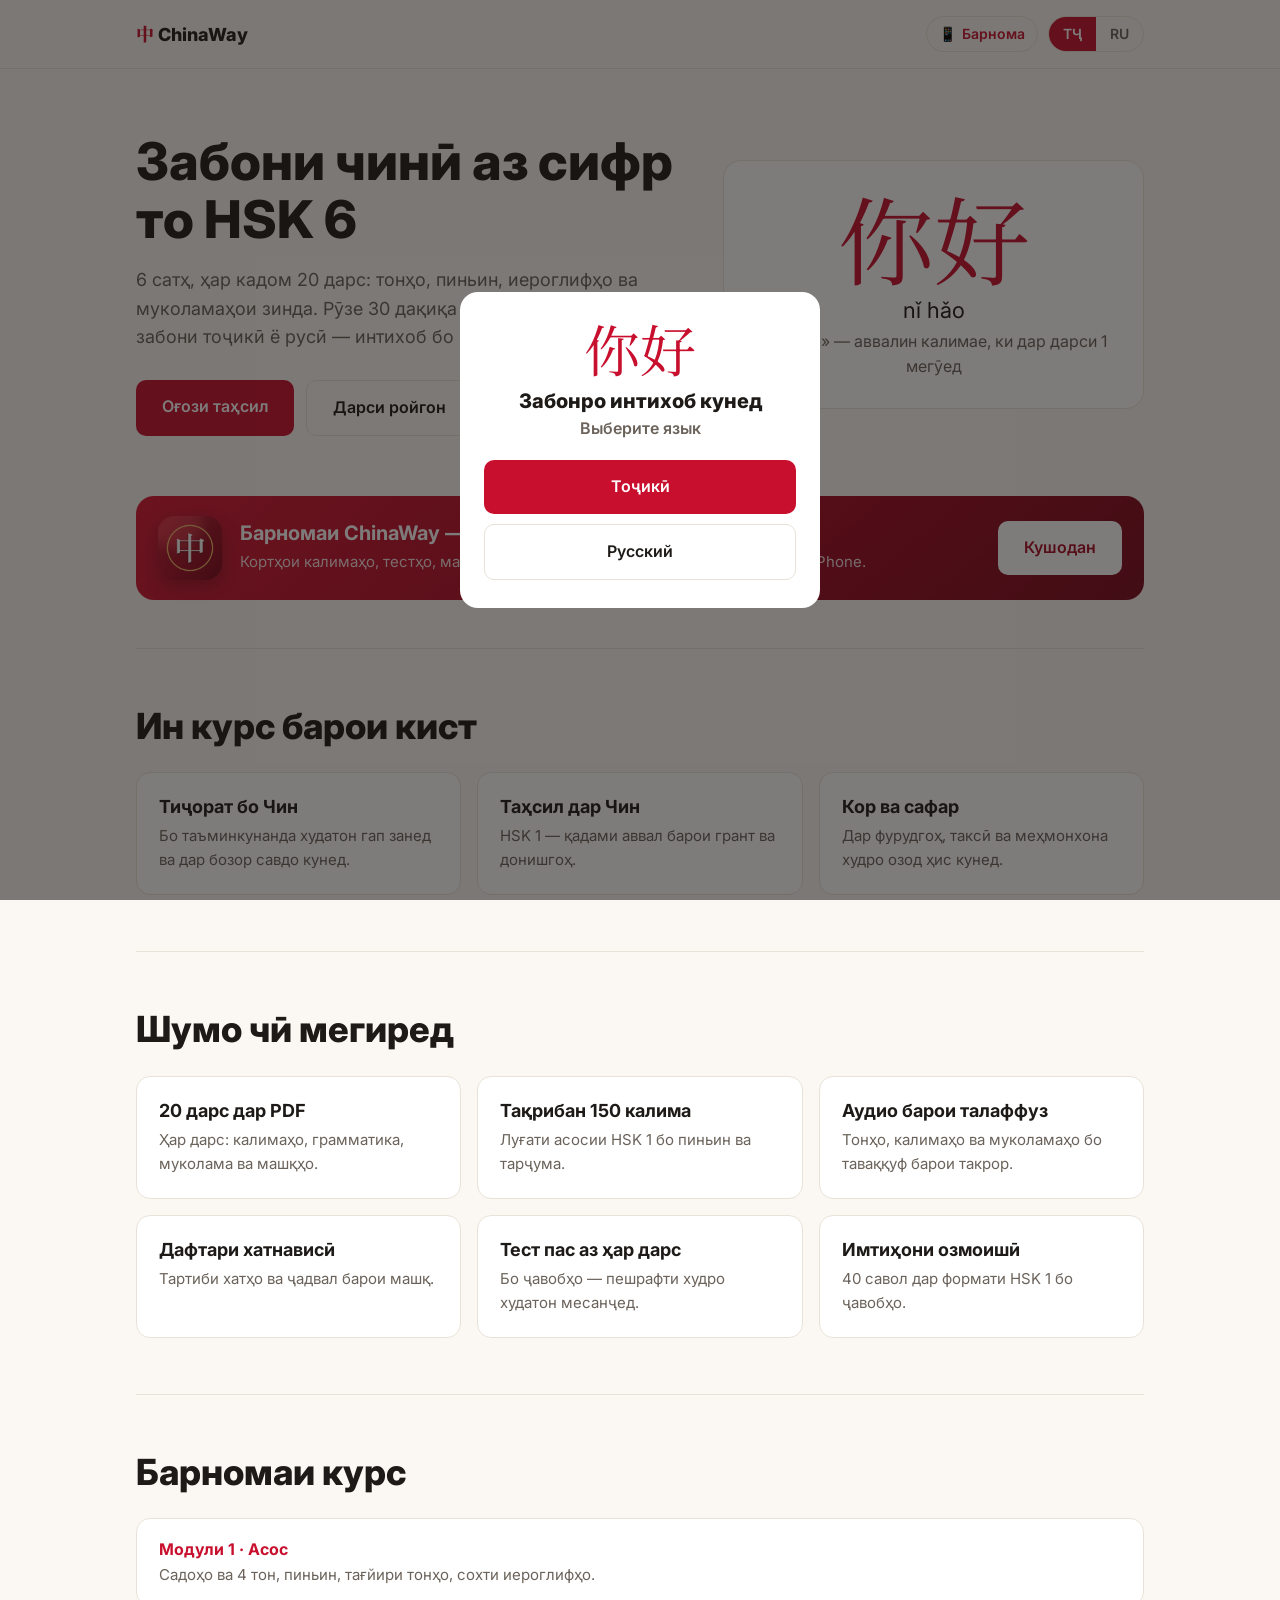
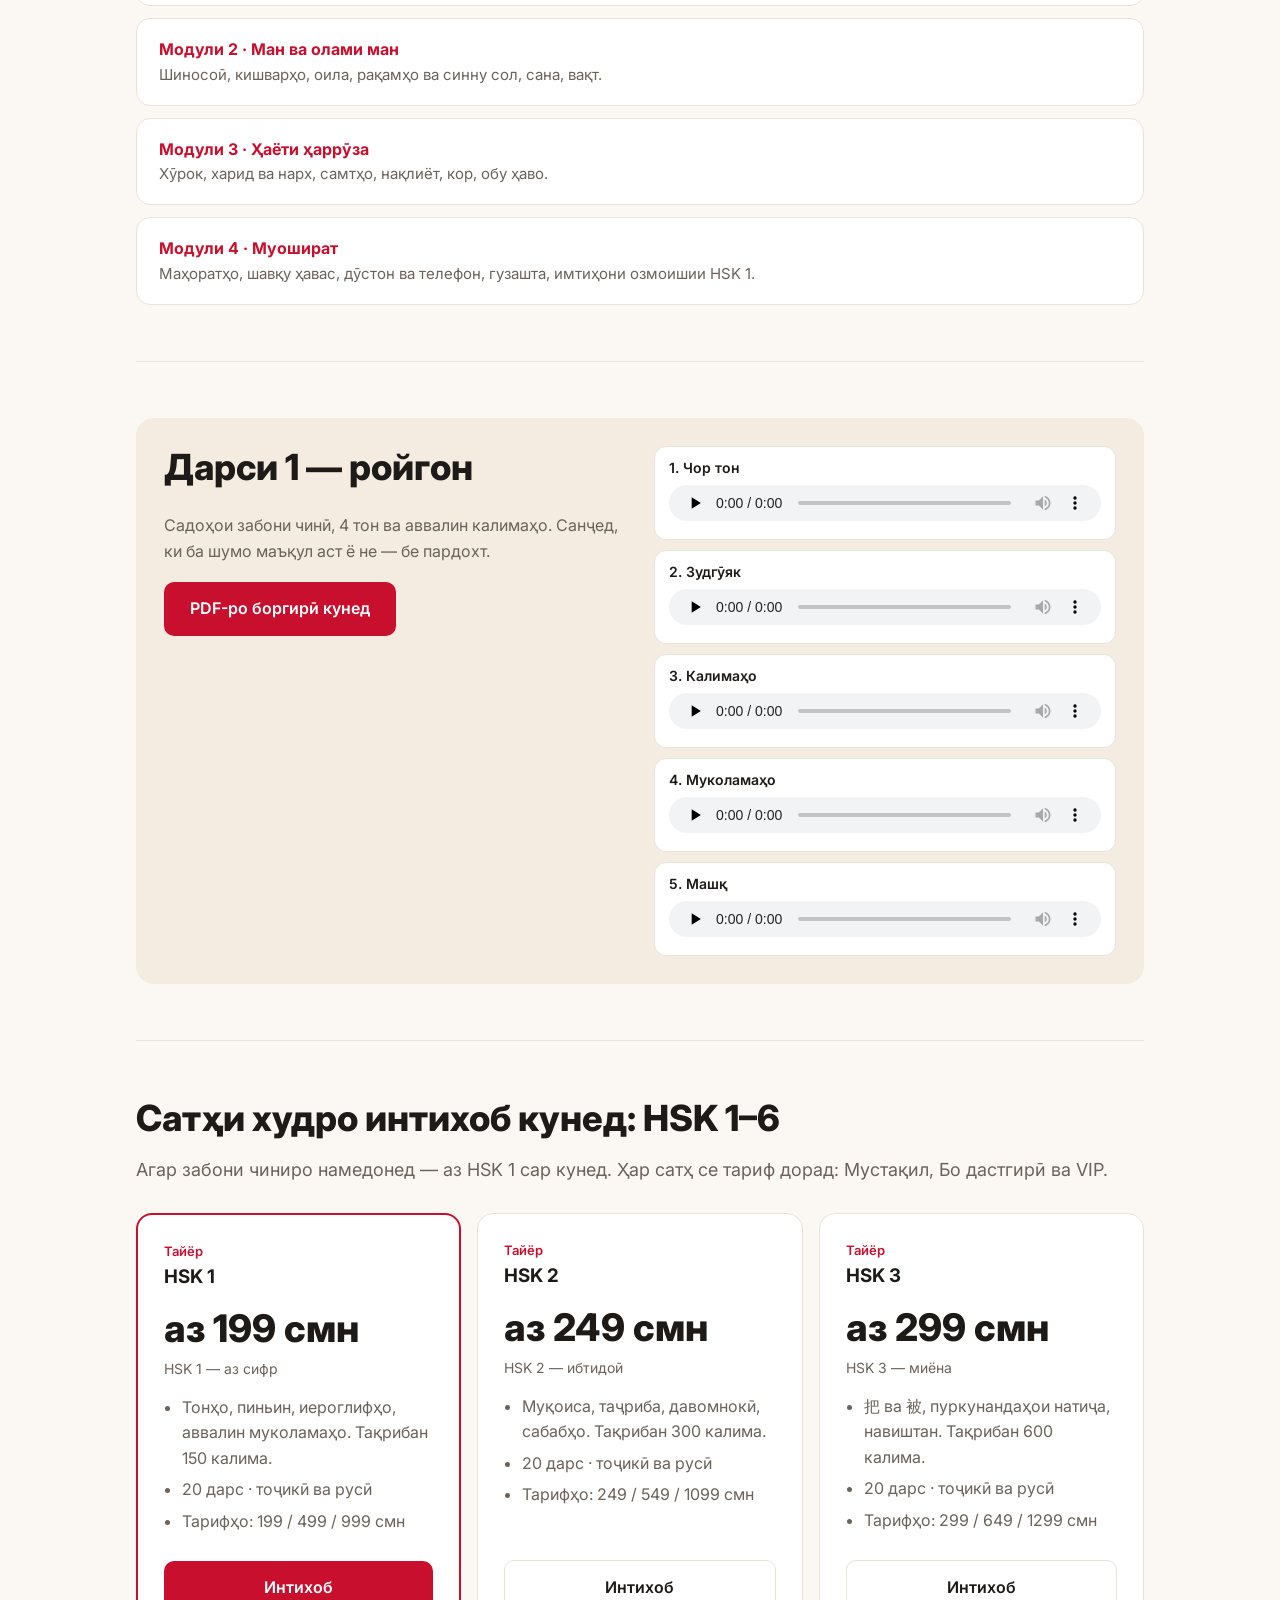
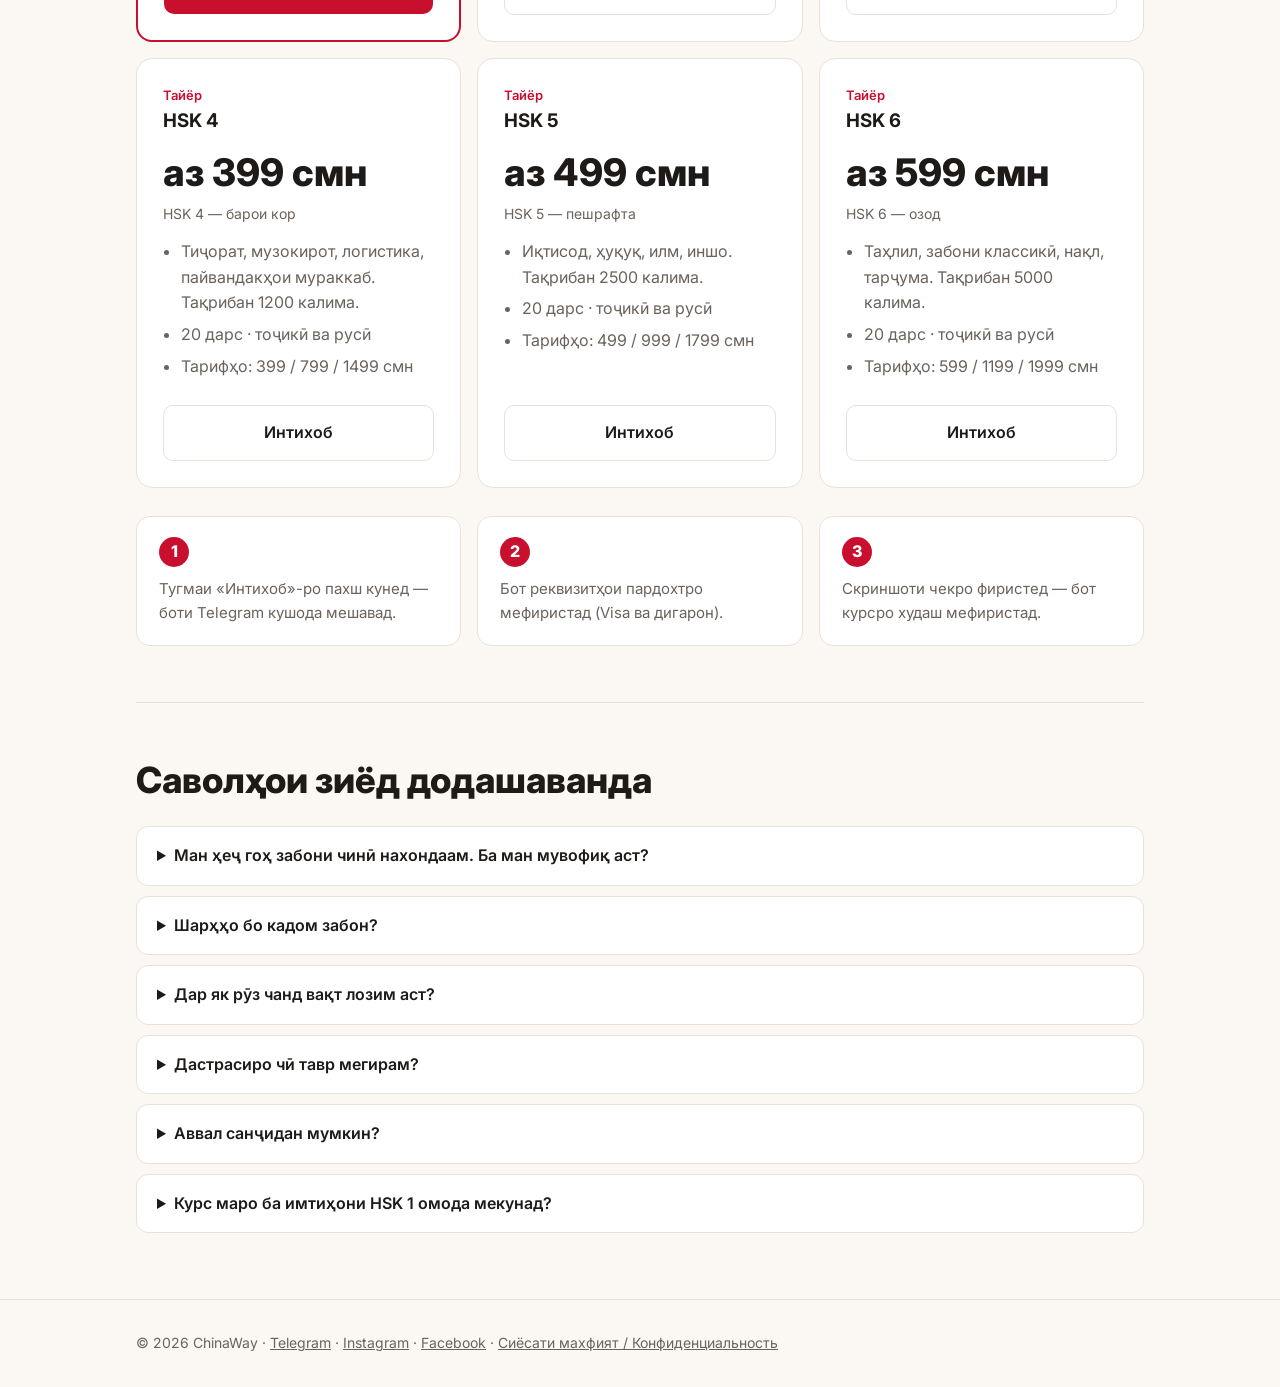
<file: index.html>
<!doctype html>
<html lang="tg" data-lang="tg">
<head>
<meta charset="utf-8">
<meta name="viewport" content="width=device-width, initial-scale=1">
<title>ChinaWay — забони чинӣ HSK 1–6</title>
<meta name="description" content="ChinaWay: курси онлайни забони чинӣ аз сифр то HSK 1. Онлайн-курс китайского с нуля до HSK 1: 20 уроков, аудио, тесты, пробный экзамен.">
<meta property="og:title" content="ChinaWay — забони чинӣ аз сифр то HSK 1">
<meta property="og:description" content="20 дарс, аудио, тестҳо ва имтиҳони озмоишӣ. Дарси 1 — ройгон.">
<link rel="preconnect" href="https://fonts.googleapis.com">
<link href="https://fonts.googleapis.com/css2?family=Inter:wght@400;600;800&family=Noto+Serif+SC:wght@600&display=swap" rel="stylesheet">
<style>
:root{
  --bg:#fbf8f3; --surface:#ffffff; --text:#1d1a17; --muted:#6b635b;
  --accent:#c8102e; --accent-ink:#ffffff; --line:#e9e2d8; --soft:#f4ece1;
}
@media (prefers-color-scheme: dark){
  :root:not([data-theme="light"]){
    --bg:#141210; --surface:#1e1b18; --text:#f3eee8; --muted:#a89f95;
    --accent:#ff4d5e; --accent-ink:#141210; --line:#332e29; --soft:#26221e;
  }
}
:root[data-theme="dark"]{
  --bg:#141210; --surface:#1e1b18; --text:#f3eee8; --muted:#a89f95;
  --accent:#ff4d5e; --accent-ink:#141210; --line:#332e29; --soft:#26221e;
}
*{box-sizing:border-box;margin:0}
html{scroll-behavior:smooth}
body{background:var(--bg);color:var(--text);font:16px/1.6 Inter,system-ui,sans-serif}
html[data-lang="tg"] [lang="ru"], html[data-lang="ru"] [lang="tg"]{display:none !important}
.wrap{max-width:1040px;margin:0 auto;padding:0 16px}
.zh{font-family:"Noto Serif SC",serif}
.btn{display:inline-block;background:var(--accent);color:var(--accent-ink);padding:14px 26px;border-radius:10px;font-weight:600;text-decoration:none;text-align:center;border:0;cursor:pointer;font:inherit;font-weight:600}
.btn.ghost{background:transparent;color:var(--text);border:1px solid var(--line)}
header{padding:16px 0;border-bottom:1px solid var(--line)}
header .wrap{display:flex;justify-content:space-between;align-items:center;gap:12px}
.logo{font-weight:800;font-size:18px}
.logo span{color:var(--accent)}
.langs{display:flex;border:1px solid var(--line);border-radius:999px;overflow:hidden}
.langs button{background:none;border:0;color:var(--muted);padding:6px 14px;font:inherit;font-size:14px;font-weight:600;cursor:pointer}
html[data-lang="tg"] .langs [data-set="tg"], html[data-lang="ru"] .langs [data-set="ru"]{background:var(--accent);color:var(--accent-ink)}
.hero{padding:64px 0 52px;display:grid;grid-template-columns:1.3fr 1fr;gap:40px;align-items:center}
h1{font-size:clamp(32px,5vw,52px);line-height:1.1;font-weight:800;margin-bottom:18px}
h2{font-size:clamp(26px,3.5vw,36px);font-weight:800;margin-bottom:24px;line-height:1.2}
.lead{font-size:18px;color:var(--muted);margin-bottom:28px}
.hero-card{background:var(--surface);border:1px solid var(--line);border-radius:18px;padding:28px;text-align:center}
.hero-card .big{font-size:96px;line-height:1;color:var(--accent)}
.hero-card .py{font-size:22px;margin-top:8px}
.hero-card .tr{color:var(--muted)}
.cta-row{display:flex;gap:12px;flex-wrap:wrap}
section{padding:56px 0;border-top:1px solid var(--line)}
.grid{display:grid;grid-template-columns:repeat(3,1fr);gap:16px}
.card{background:var(--surface);border:1px solid var(--line);border-radius:14px;padding:22px}
.card h3{font-size:18px;margin-bottom:6px;line-height:1.3}
.card p{color:var(--muted);font-size:15px}
.mods{display:grid;gap:12px}
.mod{background:var(--surface);border:1px solid var(--line);border-radius:14px;padding:18px 22px}
.mod b{color:var(--accent)}
.mod p{color:var(--muted);font-size:15px}
.free{background:var(--soft);border-radius:18px;padding:28px;display:grid;grid-template-columns:1fr 1fr;gap:28px;align-items:start}
.free p{color:var(--muted);margin-bottom:18px}
.tracks{display:grid;gap:10px}
.track{background:var(--surface);border:1px solid var(--line);border-radius:12px;padding:10px 14px}
.track div{font-size:14px;font-weight:600;margin-bottom:6px}
.track audio{width:100%;height:36px}
.price{display:grid;grid-template-columns:repeat(3,1fr);gap:16px}
.plan{background:var(--surface);border:1px solid var(--line);border-radius:16px;padding:26px;display:flex;flex-direction:column}
.plan.best{border:2px solid var(--accent)}
.plan .tag{font-size:13px;color:var(--accent);font-weight:600;min-height:20px}
.plan .cost{font-size:38px;font-weight:800;margin:6px 0 0}
.plan .usd{color:var(--muted);font-size:14px;margin-bottom:14px}
.plan ul{padding-left:18px;color:var(--muted);flex:1;margin-bottom:20px}
.plan li{margin-bottom:6px}
.steps{display:grid;grid-template-columns:repeat(3,1fr);gap:16px;margin-top:28px;counter-reset:s}
.step{background:var(--surface);border:1px solid var(--line);border-radius:14px;padding:20px 22px;counter-increment:s}
.step::before{content:counter(s);display:inline-grid;place-items:center;width:30px;height:30px;border-radius:50%;background:var(--accent);color:var(--accent-ink);font-weight:800;margin-bottom:10px}
.step p{color:var(--muted);font-size:15px}
details{background:var(--surface);border:1px solid var(--line);border-radius:12px;padding:16px 20px;margin-bottom:10px}
summary{font-weight:600;cursor:pointer}
details p{color:var(--muted);margin-top:10px}
footer{padding:32px 0;color:var(--muted);font-size:14px;border-top:1px solid var(--line)}
footer a{color:inherit}
.pick{position:fixed;inset:0;background:rgba(20,18,16,.55);display:grid;place-items:center;padding:16px;z-index:10}
.pick[hidden]{display:none}
.pick-box{background:var(--surface);border-radius:18px;padding:28px 24px;max-width:360px;width:100%;text-align:center}
.pick-zh{font-size:56px;color:var(--accent);line-height:1}
.pick-t{font-weight:800;font-size:20px;margin:12px 0 20px;line-height:1.3}
.pick-t span{font-weight:600;font-size:16px;color:var(--muted)}
.pick-row{display:grid;gap:10px}
@media (max-width:760px){
  .hero{grid-template-columns:1fr;padding:40px 0}
  .grid,.price,.steps,.free{grid-template-columns:1fr}
  .hero-card .big{font-size:72px}
}
.hdr-right{display:flex;align-items:center;gap:10px}
.app-link{display:inline-flex;align-items:center;gap:6px;font-weight:600;font-size:14px;text-decoration:none;color:var(--accent);border:1px solid var(--line);border-radius:999px;padding:6px 12px}
.app-promo{display:grid;grid-template-columns:auto 1fr auto;gap:18px;align-items:center;background:linear-gradient(140deg,#d61834,#a80c25 55%,#7a081c);color:#fff;border-radius:18px;padding:20px 22px;margin:8px 0 48px}
.app-promo img{width:64px;height:64px;border-radius:16px;box-shadow:0 6px 18px rgba(0,0,0,.25)}
.app-promo h3{font-size:20px;line-height:1.25;margin-bottom:4px}
.app-promo p{color:rgba(255,255,255,.85);font-size:15px}
.app-promo .btn{background:#fff;color:#a80c25;white-space:nowrap}
@media (max-width:640px){.app-promo{grid-template-columns:auto 1fr}.app-promo .btn{grid-column:1/-1}}
</style>
<link rel="manifest" href="app/manifest.webmanifest">
<link rel="apple-touch-icon" href="app/icons/apple-touch-icon.png">
<link rel="icon" type="image/png" href="app/icons/favicon.png">
</head>
<body>

<header><div class="wrap">
  <div class="logo"><span class="zh">中</span> ChinaWay</div>
  <div class="hdr-right">
  <a class="app-link" href="app/">📱 <span lang="tg">Барнома</span><span lang="ru">Приложение</span></a>
  <div class="langs" role="group" aria-label="Забон / Язык">
    <button type="button" data-set="tg">ТҶ</button>
    <button type="button" data-set="ru">RU</button>
  </div>
  </div>
</div></header>

<div id="pick" class="pick" hidden>
  <div class="pick-box" role="dialog" aria-modal="true" aria-labelledby="pick-t">
    <div class="zh pick-zh">你好</div>
    <p id="pick-t" class="pick-t">Забонро интихоб кунед<br><span>Выберите язык</span></p>
    <div class="pick-row">
      <button type="button" class="btn" data-pick="tg">Тоҷикӣ</button>
      <button type="button" class="btn ghost" data-pick="ru">Русский</button>
    </div>
  </div>
</div>

<main class="wrap">
  <div class="hero">
    <div>
      <h1><span lang="tg">Забони чинӣ аз сифр то HSK 6</span><span lang="ru">Китайский с нуля до HSK 6</span></h1>
      <p class="lead">
        <span lang="tg">6 сатҳ, ҳар кадом 20 дарс: тонҳо, пиньин, иероглифҳо ва муколамаҳои зинда. Рӯзе 30 дақиқа кифоя аст. Дарсҳо бо забони тоҷикӣ ё русӣ — интихоб бо шумо.</span>
        <span lang="ru">6 уровней по 20 уроков: тоны, пиньинь, иероглифы и живые диалоги. Достаточно 30 минут в день. Уроки на таджикском или русском — на ваш выбор.</span>
      </p>
      <div class="cta-row">
        <a class="btn" href="#price"><span lang="tg">Оғози таҳсил</span><span lang="ru">Начать обучение</span></a>
        <a class="btn ghost" href="#free"><span lang="tg">Дарси ройгон</span><span lang="ru">Бесплатный урок</span></a>
      </div>
    </div>
    <div class="hero-card">
      <div class="big zh">你好</div>
      <div class="py">nǐ hǎo</div>
      <div class="tr"><span lang="tg">«Салом» — аввалин калимае, ки дар дарси 1 мегӯед</span><span lang="ru">«Привет» — первое, что вы скажете на 1-м уроке</span></div>
    </div>
  </div>

  <a class="app-promo" href="app/" style="text-decoration:none">
    <img src="app/icons/icon-192.png" alt="ChinaWay">
    <div><h3><span lang="tg">Барномаи ChinaWay — дар телефони шумо</span><span lang="ru">Приложение ChinaWay — в вашем телефоне</span></h3>
    <p><span lang="tg">Кортҳои калимаҳо, тестҳо, машқи оҳангҳо ва дарси ройгон. Барои Android ва iPhone.</span><span lang="ru">Карточки слов, тесты, тренажёр тонов и бесплатный урок. Для Android и iPhone.</span></p></div>
    <span class="btn"><span lang="tg">Кушодан</span><span lang="ru">Открыть</span></span>
  </a>

  <section>
    <h2><span lang="tg">Ин курс барои кист</span><span lang="ru">Для кого этот курс</span></h2>
    <div class="grid">
      <div class="card"><h3><span lang="tg">Тиҷорат бо Чин</span><span lang="ru">Торговля с Китаем</span></h3><p><span lang="tg">Бо таъминкунанда худатон гап занед ва дар бозор савдо кунед.</span><span lang="ru">Говорите с поставщиком сами и торгуйтесь на рынке.</span></p></div>
      <div class="card"><h3><span lang="tg">Таҳсил дар Чин</span><span lang="ru">Учёба в Китае</span></h3><p><span lang="tg">HSK 1 — қадами аввал барои грант ва донишгоҳ.</span><span lang="ru">HSK 1 — первый шаг к гранту и университету.</span></p></div>
      <div class="card"><h3><span lang="tg">Кор ва сафар</span><span lang="ru">Работа и поездки</span></h3><p><span lang="tg">Дар фурудгоҳ, таксӣ ва меҳмонхона худро озод ҳис кунед.</span><span lang="ru">Чувствуйте себя уверенно в аэропорту, такси и гостинице.</span></p></div>
    </div>
  </section>

  <section>
    <h2><span lang="tg">Шумо чӣ мегиред</span><span lang="ru">Что вы получите</span></h2>
    <div class="grid">
      <div class="card"><h3><span lang="tg">20 дарс дар PDF</span><span lang="ru">20 уроков в PDF</span></h3><p><span lang="tg">Ҳар дарс: калимаҳо, грамматика, муколама ва машқҳо.</span><span lang="ru">В каждом уроке: слова, грамматика, диалог и упражнения.</span></p></div>
      <div class="card"><h3><span lang="tg">Тақрибан 150 калима</span><span lang="ru">Около 150 слов</span></h3><p><span lang="tg">Луғати асосии HSK 1 бо пиньин ва тарҷума.</span><span lang="ru">Основной словарь HSK 1 с пиньинем и переводом.</span></p></div>
      <div class="card"><h3><span lang="tg">Аудио барои талаффуз</span><span lang="ru">Аудио для произношения</span></h3><p><span lang="tg">Тонҳо, калимаҳо ва муколамаҳо бо таваққуф барои такрор.</span><span lang="ru">Тоны, слова и диалоги с паузами для повторения.</span></p></div>
      <div class="card"><h3><span lang="tg">Дафтари хатнависӣ</span><span lang="ru">Прописи иероглифов</span></h3><p><span lang="tg">Тартиби хатҳо ва ҷадвал барои машқ.</span><span lang="ru">Порядок черт и сетка для тренировки.</span></p></div>
      <div class="card"><h3><span lang="tg">Тест пас аз ҳар дарс</span><span lang="ru">Тест после каждого урока</span></h3><p><span lang="tg">Бо ҷавобҳо — пешрафти худро худатон месанҷед.</span><span lang="ru">С ответами — вы сами проверяете свой прогресс.</span></p></div>
      <div class="card"><h3><span lang="tg">Имтиҳони озмоишӣ</span><span lang="ru">Пробный экзамен</span></h3><p><span lang="tg">40 савол дар формати HSK 1 бо ҷавобҳо.</span><span lang="ru">40 вопросов в формате HSK 1 с ответами.</span></p></div>
    </div>
  </section>

  <section>
    <h2><span lang="tg">Барномаи курс</span><span lang="ru">Программа курса</span></h2>
    <div class="mods">
      <div class="mod"><b><span lang="tg">Модули 1 · Асос</span><span lang="ru">Модуль 1 · Фундамент</span></b><p><span lang="tg">Садоҳо ва 4 тон, пиньин, тағйири тонҳо, сохти иероглифҳо.</span><span lang="ru">Звуки и 4 тона, пиньинь, изменение тонов, как устроены иероглифы.</span></p></div>
      <div class="mod"><b><span lang="tg">Модули 2 · Ман ва олами ман</span><span lang="ru">Модуль 2 · Я и мой мир</span></b><p><span lang="tg">Шиносоӣ, кишварҳо, оила, рақамҳо ва синну сол, сана, вақт.</span><span lang="ru">Знакомство, страны, семья, числа и возраст, даты, время.</span></p></div>
      <div class="mod"><b><span lang="tg">Модули 3 · Ҳаёти ҳаррӯза</span><span lang="ru">Модуль 3 · Повседневная жизнь</span></b><p><span lang="tg">Хӯрок, харид ва нарх, самтҳо, нақлиёт, кор, обу ҳаво.</span><span lang="ru">Еда, покупки и цены, направления, транспорт, работа, погода.</span></p></div>
      <div class="mod"><b><span lang="tg">Модули 4 · Муошират</span><span lang="ru">Модуль 4 · Общение</span></b><p><span lang="tg">Маҳоратҳо, шавқу ҳавас, дӯстон ва телефон, гузашта, имтиҳони озмоишии HSK 1.</span><span lang="ru">Умения, хобби, друзья и звонки, рассказ о прошлом, пробный экзамен HSK 1.</span></p></div>
    </div>
  </section>

  <section id="free">
    <div class="free">
      <div>
        <h2><span lang="tg">Дарси 1 — ройгон</span><span lang="ru">Урок 1 — бесплатно</span></h2>
        <p><span lang="tg">Садоҳои забони чинӣ, 4 тон ва аввалин калимаҳо. Санҷед, ки ба шумо маъқул аст ё не — бе пардохт.</span><span lang="ru">Звуки китайского, 4 тона и первые слова. Попробуйте, подходит ли вам курс, — без оплаты.</span></p>
        <a class="btn" lang="tg" href="urok-01-tj.pdf" download>PDF-ро боргирӣ кунед</a><a class="btn" lang="ru" href="urok-01.pdf" download>Скачать PDF</a>
      </div>
      <div class="tracks">
        <div class="track"><div><span lang="tg">1. Чор тон</span><span lang="ru">1. Четыре тона</span></div><audio controls preload="none" src="01_chetyre_tona.m4a"></audio></div>
        <div class="track"><div><span lang="tg">2. Зудгӯяк</span><span lang="ru">2. Скороговорка</span></div><audio controls preload="none" src="02_skorogovorka.m4a"></audio></div>
        <div class="track"><div><span lang="tg">3. Калимаҳо</span><span lang="ru">3. Слова</span></div><audio controls preload="none" src="03_slova.m4a"></audio></div>
        <div class="track"><div><span lang="tg">4. Муколамаҳо</span><span lang="ru">4. Диалоги</span></div><audio controls preload="none" src="04_dialogi.m4a"></audio></div>
        <div class="track"><div><span lang="tg">5. Машқ</span><span lang="ru">5. Упражнение</span></div><audio controls preload="none" src="05_uprazhnenie_1.m4a"></audio></div>
      </div>
    </div>
  </section>

  <section id="price">
    <h2><span lang="tg">Сатҳи худро интихоб кунед: HSK 1–6</span><span lang="ru">Выберите свой уровень: HSK 1–6</span></h2>
    <p class="lead" style="margin-top:-8px"><span lang="tg">Агар забони чиниро намедонед — аз HSK 1 сар кунед. Ҳар сатҳ се тариф дорад: Мустақил, Бо дастгирӣ ва VIP.</span><span lang="ru">Если не знаете китайский — начните с HSK 1. У каждого уровня три тарифа: Самостоятельный, С поддержкой и VIP.</span></p>
    <div class="price">
      <div class="plan best">
        <div class="tag"><span lang="tg">Тайёр</span><span lang="ru">Готов</span></div>
        <h3>HSK 1</h3>
        <div class="cost"><span lang="tg">аз 199 смн</span><span lang="ru">от 199 смн</span></div>
        <div class="usd"><span lang="tg">HSK 1 — аз сифр</span><span lang="ru">HSK 1 — с нуля</span></div>
        <ul>
          <li><span lang="tg">Тонҳо, пиньин, иероглифҳо, аввалин муколамаҳо. Тақрибан 150 калима.</span><span lang="ru">Тоны, пиньинь, иероглифы, первые диалоги. Около 150 слов.</span></li>
          <li><span lang="tg">20 дарс · тоҷикӣ ва русӣ</span><span lang="ru">20 уроков · таджикский и русский</span></li>
          <li><span lang="tg">Тарифҳо: 199 / 499 / 999 смн</span><span lang="ru">Тарифы: 199 / 499 / 999 смн</span></li>
        </ul>
        <a class="btn" href="https://t.me/chinaway_tj_bot?start=hsk1" target="_blank" rel="noopener"><span lang="tg">Интихоб</span><span lang="ru">Выбрать</span></a>
      </div>
      <div class="plan">
        <div class="tag"><span lang="tg">Тайёр</span><span lang="ru">Готов</span></div>
        <h3>HSK 2</h3>
        <div class="cost"><span lang="tg">аз 249 смн</span><span lang="ru">от 249 смн</span></div>
        <div class="usd"><span lang="tg">HSK 2 — ибтидоӣ</span><span lang="ru">HSK 2 — базовый</span></div>
        <ul>
          <li><span lang="tg">Муқоиса, таҷриба, давомнокӣ, сабабҳо. Тақрибан 300 калима.</span><span lang="ru">Сравнения, опыт, длительность, причины. Около 300 слов.</span></li>
          <li><span lang="tg">20 дарс · тоҷикӣ ва русӣ</span><span lang="ru">20 уроков · таджикский и русский</span></li>
          <li><span lang="tg">Тарифҳо: 249 / 549 / 1099 смн</span><span lang="ru">Тарифы: 249 / 549 / 1099 смн</span></li>
        </ul>
        <a class="btn ghost" href="https://t.me/chinaway_tj_bot?start=hsk2" target="_blank" rel="noopener"><span lang="tg">Интихоб</span><span lang="ru">Выбрать</span></a>
      </div>
      <div class="plan">
        <div class="tag"><span lang="tg">Тайёр</span><span lang="ru">Готов</span></div>
        <h3>HSK 3</h3>
        <div class="cost"><span lang="tg">аз 299 смн</span><span lang="ru">от 299 смн</span></div>
        <div class="usd"><span lang="tg">HSK 3 — миёна</span><span lang="ru">HSK 3 — средний</span></div>
        <ul>
          <li><span lang="tg">把 ва 被, пуркунандаҳои натиҷа, навиштан. Тақрибан 600 калима.</span><span lang="ru">把 и 被, результативные дополнения, письмо. Около 600 слов.</span></li>
          <li><span lang="tg">20 дарс · тоҷикӣ ва русӣ</span><span lang="ru">20 уроков · таджикский и русский</span></li>
          <li><span lang="tg">Тарифҳо: 299 / 649 / 1299 смн</span><span lang="ru">Тарифы: 299 / 649 / 1299 смн</span></li>
        </ul>
        <a class="btn ghost" href="https://t.me/chinaway_tj_bot?start=hsk3" target="_blank" rel="noopener"><span lang="tg">Интихоб</span><span lang="ru">Выбрать</span></a>
      </div>
      <div class="plan">
        <div class="tag"><span lang="tg">Тайёр</span><span lang="ru">Готов</span></div>
        <h3>HSK 4</h3>
        <div class="cost"><span lang="tg">аз 399 смн</span><span lang="ru">от 399 смн</span></div>
        <div class="usd"><span lang="tg">HSK 4 — барои кор</span><span lang="ru">HSK 4 — для работы</span></div>
        <ul>
          <li><span lang="tg">Тиҷорат, музокирот, логистика, пайвандакҳои мураккаб. Тақрибан 1200 калима.</span><span lang="ru">Бизнес, переговоры, логистика, сложные связки. Около 1200 слов.</span></li>
          <li><span lang="tg">20 дарс · тоҷикӣ ва русӣ</span><span lang="ru">20 уроков · таджикский и русский</span></li>
          <li><span lang="tg">Тарифҳо: 399 / 799 / 1499 смн</span><span lang="ru">Тарифы: 399 / 799 / 1499 смн</span></li>
        </ul>
        <a class="btn ghost" href="https://t.me/chinaway_tj_bot?start=hsk4" target="_blank" rel="noopener"><span lang="tg">Интихоб</span><span lang="ru">Выбрать</span></a>
      </div>
      <div class="plan">
        <div class="tag"><span lang="tg">Тайёр</span><span lang="ru">Готов</span></div>
        <h3>HSK 5</h3>
        <div class="cost"><span lang="tg">аз 499 смн</span><span lang="ru">от 499 смн</span></div>
        <div class="usd"><span lang="tg">HSK 5 — пешрафта</span><span lang="ru">HSK 5 — продвинутый</span></div>
        <ul>
          <li><span lang="tg">Иқтисод, ҳуқуқ, илм, иншо. Тақрибан 2500 калима.</span><span lang="ru">Экономика, право, наука, сочинение. Около 2500 слов.</span></li>
          <li><span lang="tg">20 дарс · тоҷикӣ ва русӣ</span><span lang="ru">20 уроков · таджикский и русский</span></li>
          <li><span lang="tg">Тарифҳо: 499 / 999 / 1799 смн</span><span lang="ru">Тарифы: 499 / 999 / 1799 смн</span></li>
        </ul>
        <a class="btn ghost" href="https://t.me/chinaway_tj_bot?start=hsk5" target="_blank" rel="noopener"><span lang="tg">Интихоб</span><span lang="ru">Выбрать</span></a>
      </div>
      <div class="plan">
        <div class="tag"><span lang="tg">Тайёр</span><span lang="ru">Готов</span></div>
        <h3>HSK 6</h3>
        <div class="cost"><span lang="tg">аз 599 смн</span><span lang="ru">от 599 смн</span></div>
        <div class="usd"><span lang="tg">HSK 6 — озод</span><span lang="ru">HSK 6 — свободный</span></div>
        <ul>
          <li><span lang="tg">Таҳлил, забони классикӣ, нақл, тарҷума. Тақрибан 5000 калима.</span><span lang="ru">Аналитика, классический язык, пересказ, перевод. Около 5000 слов.</span></li>
          <li><span lang="tg">20 дарс · тоҷикӣ ва русӣ</span><span lang="ru">20 уроков · таджикский и русский</span></li>
          <li><span lang="tg">Тарифҳо: 599 / 1199 / 1999 смн</span><span lang="ru">Тарифы: 599 / 1199 / 1999 смн</span></li>
        </ul>
        <a class="btn ghost" href="https://t.me/chinaway_tj_bot?start=hsk6" target="_blank" rel="noopener"><span lang="tg">Интихоб</span><span lang="ru">Выбрать</span></a>
      </div>
    </div>

    <div class="steps">
      <div class="step"><p><span lang="tg">Тугмаи «Интихоб»-ро пахш кунед — боти Telegram кушода мешавад.</span><span lang="ru">Нажмите «Выбрать» — откроется наш Telegram-бот.</span></p></div>
      <div class="step"><p><span lang="tg">Бот реквизитҳои пардохтро мефиристад (Visa ва дигарон).</span><span lang="ru">Бот пришлёт реквизиты для оплаты (Visa и другие).</span></p></div>
      <div class="step"><p><span lang="tg">Скриншоти чекро фиристед — бот курсро худаш мефиристад.</span><span lang="ru">Пришлите скриншот чека — бот сам пришлёт курс.</span></p></div>
    </div>
  </section>

  <section>
    <h2><span lang="tg">Саволҳои зиёд додашаванда</span><span lang="ru">Частые вопросы</span></h2>
    <details><summary><span lang="tg">Ман ҳеҷ гоҳ забони чинӣ нахондаам. Ба ман мувофиқ аст?</span><span lang="ru">Я никогда не учил китайский. Мне подойдёт?</span></summary><p><span lang="tg">Ҳа, курс аз сифр сар мешавад — аз садоҳо ва тонҳо.</span><span lang="ru">Да, курс начинается с нуля — со звуков и тонов.</span></p></details>
    <details><summary><span lang="tg">Шарҳҳо бо кадом забон?</span><span lang="ru">На каком языке объяснения?</span></summary><p><span lang="tg">Ҳар дарс ду версия дорад: тоҷикӣ ва русӣ. Дар боло «ТҶ» ё «RU»-ро пахш кунед — тамоми дарс бо ҳамон забон мешавад.</span><span lang="ru">У каждого урока две версии: таджикская и русская. Нажмите вверху «ТҶ» или «RU» — весь урок будет на этом языке.</span></p></details>
    <details><summary><span lang="tg">Дар як рӯз чанд вақт лозим аст?</span><span lang="ru">Сколько времени нужно в день?</span></summary><p><span lang="tg">30 дақиқа дар як рӯз, 2 дарс дар як ҳафта. Тамоми курс 8–10 ҳафта.</span><span lang="ru">30 минут в день, 2 урока в неделю. Весь курс — 8–10 недель.</span></p></details>
    <details><summary><span lang="tg">Дастрасиро чӣ тавр мегирам?</span><span lang="ru">Как я получу доступ?</span></summary><p><span lang="tg">Пас аз пардохт мо файлҳои курсро ба шумо мефиристем. Дар тарифи «Бо дастгирӣ» ва VIP — даъват ба гурӯҳи шогирдон ҳам.</span><span lang="ru">После оплаты мы пришлём вам файлы курса. В тарифах «С поддержкой» и VIP — ещё и приглашение в группу учеников.</span></p></details>
    <details><summary><span lang="tg">Аввал санҷидан мумкин?</span><span lang="ru">Можно сначала попробовать?</span></summary><p><span lang="tg">Ҳа — дарси 1 бо аудио ройгон аст. Онро дар боло боргирӣ кунед.</span><span lang="ru">Да — урок 1 с аудио бесплатный. Скачайте его выше на этой странице.</span></p></details>
    <details><summary><span lang="tg">Курс маро ба имтиҳони HSK 1 омода мекунад?</span><span lang="ru">Курс подготовит к экзамену HSK 1?</span></summary><p><span lang="tg">Ҳа, курс луғат ва грамматикаи асосии HSK 1-ро дар бар мегирад ва бо имтиҳони озмоишӣ анҷом меёбад.</span><span lang="ru">Да, курс охватывает основной словарь и грамматику HSK 1 и заканчивается пробным экзаменом.</span></p></details>
  </section>
</main>

<footer><div class="wrap">© 2026 ChinaWay ·
  <a href="https://t.me/chinaway_tj_bot" target="_blank" rel="noopener">Telegram</a> ·
  <a href="https://www.instagram.com/chinaway.tj/" target="_blank" rel="noopener">Instagram</a> ·
  <a href="https://www.facebook.com/profile.php?id=61596450416644" target="_blank" rel="noopener">Facebook</a> ·
  <a href="privacy.html">Сиёсати махфият / Конфиденциальность</a></div></footer>

<script>
// Куда ведут кнопки «Выбрать». Когда появится Telegram, впишите username (без @):
// например TELEGRAM = "chinaway_tj" — и кнопки откроют Telegram с готовым сообщением.
var TELEGRAM_BOT = "chinaway_tj_bot";  // бот продаж: реквизиты, приём оплаты, выдача курса
var TELEGRAM = "";
// Пока нет username — ссылка по номеру телефона (работает, если в Telegram
// «Конфиденциальность → Номер телефона → Кто может найти меня по номеру» = «Все»).
var TELEGRAM_PHONE = "8615201082991";
var INSTAGRAM = "chinaway.tj";

(function(){
  var root = document.documentElement;
  function setLang(l){
    root.setAttribute("data-lang", l);
    root.setAttribute("lang", l);
    try { localStorage.setItem("lang", l); } catch(e){}
  }
  var saved = null;
  try { saved = localStorage.getItem("lang"); } catch(e){}
  var pick = document.getElementById("pick");
  if (saved === "ru" || saved === "tg") setLang(saved); else pick.hidden = false;
  document.querySelectorAll("[data-pick]").forEach(function(b){
    b.addEventListener("click", function(){ setLang(b.getAttribute("data-pick")); pick.hidden = true; });
  });
  document.querySelectorAll(".langs button").forEach(function(b){
    b.addEventListener("click", function(){ setLang(b.getAttribute("data-set")); });
  });
  document.querySelectorAll("a.buy").forEach(function(a){
    var plan = a.getAttribute("data-plan");
    if (TELEGRAM_BOT) {
      a.href = "https://t.me/" + TELEGRAM_BOT + "?start=site";
    } else if (TELEGRAM) {
      a.href = "https://t.me/" + TELEGRAM + "?text=" + encodeURIComponent("Салом! Мехоҳам курси ChinaWay-ро харам, тарифи " + plan + ".");
    } else if (TELEGRAM_PHONE) {
      a.href = "https://t.me/+" + TELEGRAM_PHONE;
    } else {
      a.href = "https://ig.me/m/" + INSTAGRAM;
    }
  });
})();
</script>
</body>
</html>
</file>
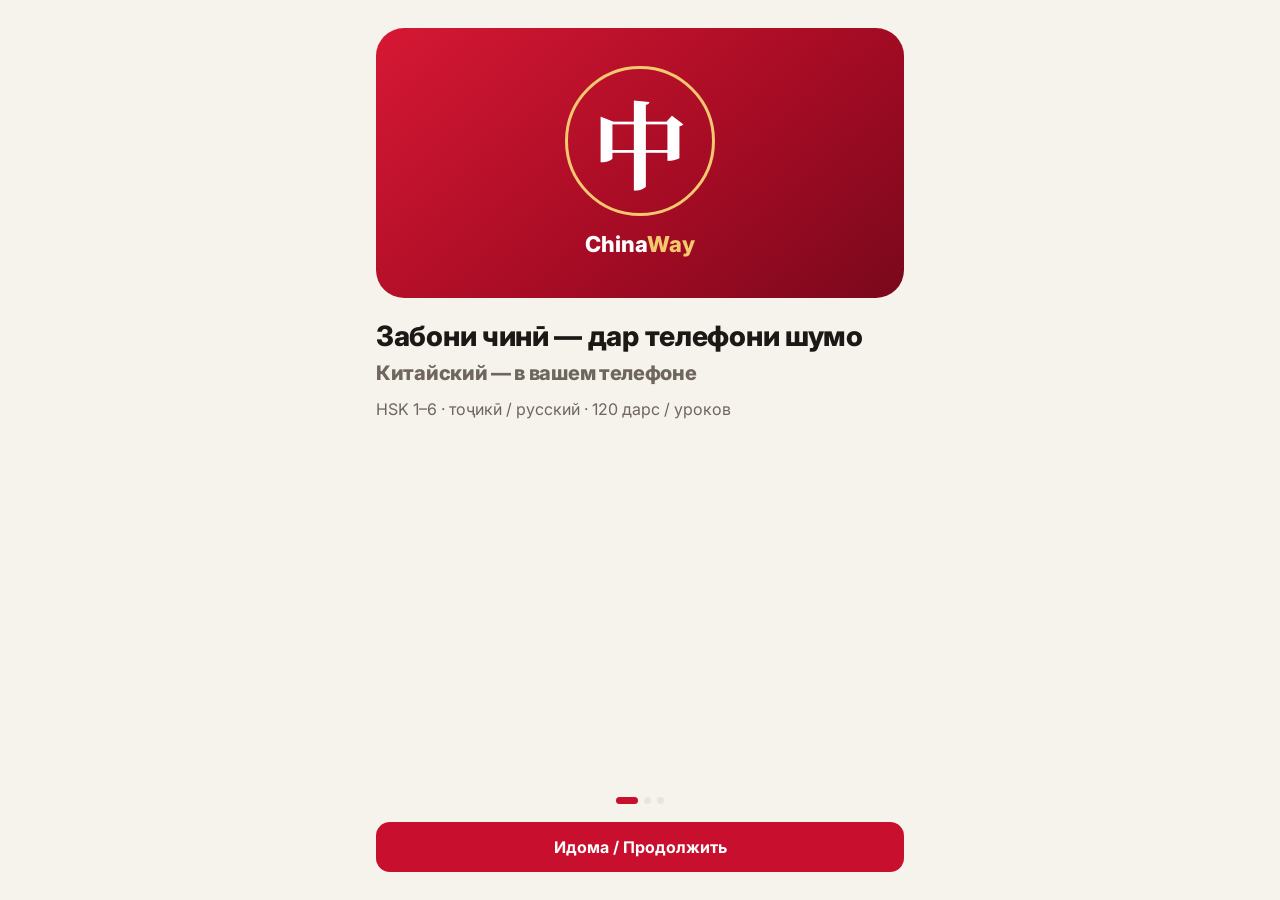
<file: app/index.html>
<!doctype html>
<html lang="tg">
<head>
<meta charset="utf-8">
<meta name="viewport" content="width=device-width, initial-scale=1, viewport-fit=cover">
<title>ChinaWay</title>
<meta name="description" content="ChinaWay — курсҳои забони чинӣ HSK 1–6 бо забони тоҷикӣ ва русӣ.">
<meta name="theme-color" content="#c8102e">
<meta name="mobile-web-app-capable" content="yes">
<meta name="apple-mobile-web-app-capable" content="yes">
<meta name="apple-mobile-web-app-title" content="ChinaWay">
<meta name="apple-mobile-web-app-status-bar-style" content="black-translucent">
<link rel="manifest" href="manifest.webmanifest">
<link rel="icon" type="image/png" href="icons/favicon.png">
<link rel="apple-touch-icon" href="icons/apple-touch-icon.png">
<link rel="preconnect" href="https://fonts.googleapis.com">
<link rel="preconnect" href="https://fonts.gstatic.com" crossorigin>
<link href="https://fonts.googleapis.com/css2?family=Inter:wght@400;500;600;700;800&family=Noto+Serif+SC:wght@600;700&display=swap" rel="stylesheet">
<link rel="stylesheet" href="app.css">
</head>
<body>
<div id="splash" aria-hidden="true">
  <div class="splash-logo"><span class="zh">中</span></div>
  <div class="splash-name">China<b>Way</b></div>
</div>
<div id="app">
  <main id="view" tabindex="-1"></main>
  <nav id="tabs" aria-label="Menu"></nav>
</div>
<div id="sheet-wrap" hidden><div class="sheet-bg" data-close></div><div class="sheet" role="dialog" aria-modal="true"></div></div>
<div id="toast" role="status" aria-live="polite"></div>
<script src="data.js"></script>
<script src="app.js"></script>
</body>
</html>
</file>
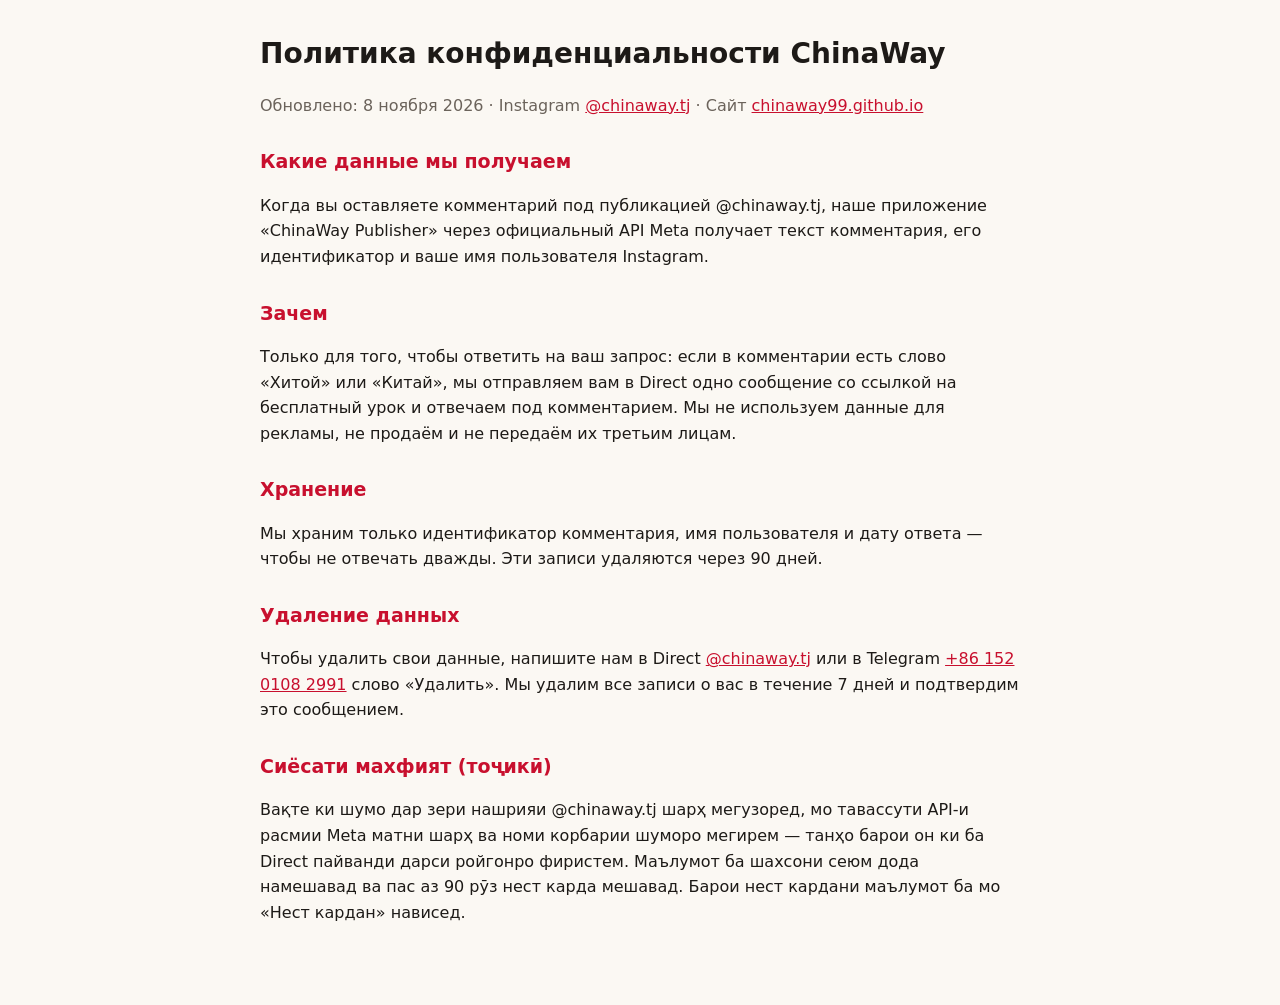
<file: privacy.html>
<!doctype html>
<html lang="ru">
<head>
<meta charset="utf-8">
<meta name="viewport" content="width=device-width, initial-scale=1">
<title>ChinaWay — Политика конфиденциальности</title>
<style>
:root{--bg:#fbf8f3;--text:#1d1a17;--muted:#6b635b;--accent:#c8102e}
@media (prefers-color-scheme: dark){:root{--bg:#141210;--text:#f3eee8;--muted:#a89f95;--accent:#ff4d5e}}
body{background:var(--bg);color:var(--text);font:16px/1.6 system-ui,sans-serif;margin:0}
main{max-width:760px;margin:0 auto;padding:32px 16px 64px}
h1{font-size:28px;margin:0 0 4px}h2{font-size:19px;margin:28px 0 6px;color:var(--accent)}
p,li{color:var(--text)}.muted{color:var(--muted)}a{color:var(--accent)}
</style>
</head>
<body><main>
<h1>Политика конфиденциальности ChinaWay</h1>
<p class="muted">Обновлено: 8 ноября 2026 · Instagram <a href="https://www.instagram.com/chinaway.tj/">@chinaway.tj</a> · Сайт <a href="https://chinaway99.github.io">chinaway99.github.io</a></p>

<h2>Какие данные мы получаем</h2>
<p>Когда вы оставляете комментарий под публикацией @chinaway.tj, наше приложение «ChinaWay Publisher» через официальный API Meta получает текст комментария, его идентификатор и ваше имя пользователя Instagram.</p>

<h2>Зачем</h2>
<p>Только для того, чтобы ответить на ваш запрос: если в комментарии есть слово «Хитой» или «Китай», мы отправляем вам в Direct одно сообщение со ссылкой на бесплатный урок и отвечаем под комментарием. Мы не используем данные для рекламы, не продаём и не передаём их третьим лицам.</p>

<h2>Хранение</h2>
<p>Мы храним только идентификатор комментария, имя пользователя и дату ответа — чтобы не отвечать дважды. Эти записи удаляются через 90 дней.</p>

<h2>Удаление данных</h2>
<p>Чтобы удалить свои данные, напишите нам в Direct <a href="https://www.instagram.com/chinaway.tj/">@chinaway.tj</a> или в Telegram <a href="https://t.me/+8615201082991">+86 152 0108 2991</a> слово «Удалить». Мы удалим все записи о вас в течение 7 дней и подтвердим это сообщением.</p>

<h2>Сиёсати махфият (тоҷикӣ)</h2>
<p>Вақте ки шумо дар зери нашрияи @chinaway.tj шарҳ мегузоред, мо тавассути API-и расмии Meta матни шарҳ ва номи корбарии шуморо мегирем — танҳо барои он ки ба Direct пайванди дарси ройгонро фиристем. Маълумот ба шахсони сеюм дода намешавад ва пас аз 90 рӯз нест карда мешавад. Барои нест кардани маълумот ба мо «Нест кардан» нависед.</p>
</main></body></html>
</file>
<file: app/app.css>
:root{
  --bg:#f6f2ec; --surface:#ffffff; --surface-2:#faf7f2; --text:#1b1815; --muted:#6f665d; --faint:#a39a90;
  --accent:#c8102e; --accent-2:#e23a52; --accent-ink:#ffffff; --accent-soft:#fbe7ea;
  --gold:#d9a548; --gold-soft:#fbf1dc; --green:#1f8a5b; --green-soft:#e2f4ea; --red-soft:#fde6e6;
  --line:#ebe4da; --shadow:0 1px 2px rgba(40,20,10,.06),0 6px 20px rgba(40,20,10,.06);
  --hero:linear-gradient(140deg,#d61834 0%,#a80c25 55%,#7a081c 100%);
  --tabbar:rgba(255,255,255,.86);
  --r:18px; --safe-b:env(safe-area-inset-bottom,0px); --safe-t:env(safe-area-inset-top,0px);
}
@media (prefers-color-scheme: dark){
  :root:not([data-theme="light"]){
    --bg:#0f0d0c; --surface:#1b1816; --surface-2:#221e1b; --text:#f4efe9; --muted:#aaa198; --faint:#6f675f;
    --accent:#ff4d63; --accent-2:#ff6b7e; --accent-ink:#ffffff; --accent-soft:#3a1a1f;
    --gold:#e9b85c; --gold-soft:#33291a; --green:#4cc58c; --green-soft:#16302a; --red-soft:#3a1c1c;
    --line:#2d2825; --shadow:0 1px 2px rgba(0,0,0,.4);
    --hero:linear-gradient(140deg,#b3112b 0%,#7e0a1f 60%,#4d0613 100%);
    --tabbar:rgba(27,24,22,.86);
  }
}
:root[data-theme="dark"]{
  --bg:#0f0d0c; --surface:#1b1816; --surface-2:#221e1b; --text:#f4efe9; --muted:#aaa198; --faint:#6f675f;
  --accent:#ff4d63; --accent-2:#ff6b7e; --accent-ink:#ffffff; --accent-soft:#3a1a1f;
  --gold:#e9b85c; --gold-soft:#33291a; --green:#4cc58c; --green-soft:#16302a; --red-soft:#3a1c1c;
  --line:#2d2825; --shadow:0 1px 2px rgba(0,0,0,.4);
  --hero:linear-gradient(140deg,#b3112b 0%,#7e0a1f 60%,#4d0613 100%);
  --tabbar:rgba(27,24,22,.86);
}
*{box-sizing:border-box;margin:0;padding:0;-webkit-tap-highlight-color:transparent}
html,body{height:100%}
body{background:var(--bg);color:var(--text);font:16px/1.5 Inter,system-ui,-apple-system,"Segoe UI",sans-serif;
  -webkit-font-smoothing:antialiased;overscroll-behavior-y:none;-webkit-user-select:none;user-select:none}
button{font:inherit;color:inherit;background:none;border:0;cursor:pointer}
a{color:inherit;text-decoration:none}
input{font:inherit;color:inherit}
.zh{font-family:"Noto Serif SC","Songti SC","PingFang SC",serif;font-weight:700}
.muted{color:var(--muted)}

/* Заставка */
#splash{position:fixed;inset:0;z-index:50;background:var(--hero);display:grid;place-content:center;justify-items:center;gap:18px;
  transition:opacity .45s ease, visibility .45s}
#splash.hide{opacity:0;visibility:hidden}
.splash-logo{width:108px;height:108px;border-radius:50%;border:3px solid #f4c86e;display:grid;place-items:center;
  animation:pop .7s cubic-bezier(.2,1.4,.4,1) both}
.splash-logo .zh{font-size:62px;color:#fff;line-height:1}
.splash-name{color:#fff;font-size:28px;font-weight:800;letter-spacing:.3px;animation:rise .6s .15s both}
.splash-name b{color:#f4c86e}
@keyframes pop{from{transform:scale(.6);opacity:0}to{transform:none;opacity:1}}
@keyframes rise{from{transform:translateY(10px);opacity:0}to{transform:none;opacity:1}}

/* Каркас */
#app{min-height:100%;max-width:560px;margin:0 auto;position:relative}
#view{display:block;padding:calc(var(--safe-t) + 12px) 16px calc(96px + var(--safe-b));outline:none;animation:fadein .28s ease}
@keyframes fadein{from{opacity:0;transform:translateY(6px)}to{opacity:1;transform:none}}
#tabs{position:fixed;left:0;right:0;bottom:0;z-index:20;display:flex;justify-content:center;
  background:var(--tabbar);backdrop-filter:saturate(1.6) blur(18px);-webkit-backdrop-filter:saturate(1.6) blur(18px);
  border-top:1px solid var(--line);padding-bottom:var(--safe-b)}
#tabs .in{display:grid;grid-template-columns:repeat(4,1fr);width:100%;max-width:560px}
#tabs a{display:flex;flex-direction:column;align-items:center;gap:3px;padding:9px 0 8px;font-size:11px;font-weight:600;color:var(--faint)}
#tabs a svg{width:25px;height:25px}
#tabs a.on{color:var(--accent)}
body.bare #tabs{display:none}
body.bare #view{padding-bottom:calc(28px + var(--safe-b))}

/* Заголовки */
.topbar{display:flex;align-items:center;justify-content:space-between;gap:12px;min-height:44px;margin-bottom:6px}
.brand{display:flex;align-items:center;gap:10px;font-weight:800;font-size:19px}
.brand img{width:34px;height:34px;border-radius:10px}
.brand b{color:var(--accent)}
.chips{display:flex;gap:8px}
.chip{display:inline-flex;align-items:center;gap:5px;background:var(--surface);border:1px solid var(--line);border-radius:999px;
  padding:5px 11px;font-size:14px;font-weight:700}
.chip.gold{background:var(--gold-soft);border-color:transparent}
.h1{font-size:30px;font-weight:800;line-height:1.15;letter-spacing:-.4px;margin:6px 0 4px}
.h2{font-size:20px;font-weight:800;margin:26px 0 12px;letter-spacing:-.2px}
.sub{color:var(--muted);font-size:15px}
.back{display:inline-flex;align-items:center;gap:4px;color:var(--accent);font-weight:600;font-size:16px;padding:8px 0;min-height:44px}
.back svg{width:22px;height:22px}

/* Карточки */
.card{background:var(--surface);border:1px solid var(--line);border-radius:var(--r);padding:18px;box-shadow:var(--shadow)}
.stack{display:grid;gap:12px}
.hero{background:var(--hero);color:#fff;border-radius:22px;padding:22px;position:relative;overflow:hidden;box-shadow:0 10px 30px rgba(168,12,37,.28)}
.hero::after{content:"中";position:absolute;right:-18px;bottom:-46px;font:700 170px/1 "Noto Serif SC",serif;color:rgba(255,255,255,.08);pointer-events:none}
.hero .eyebrow{font-size:12px;font-weight:700;letter-spacing:1.2px;text-transform:uppercase;color:#f8d48c}
.hero h2{font-size:24px;line-height:1.2;font-weight:800;margin:6px 0 8px;max-width:88%}
.hero p{color:rgba(255,255,255,.86);font-size:15px;max-width:90%}
.hero .row{display:flex;gap:10px;margin-top:16px;flex-wrap:wrap;position:relative;z-index:1}
.btn{display:inline-flex;align-items:center;justify-content:center;gap:8px;min-height:50px;padding:0 20px;border-radius:14px;
  background:var(--accent);color:var(--accent-ink);font-weight:700;font-size:16px;transition:transform .12s ease, opacity .12s}
.btn:active{transform:scale(.97);opacity:.9}
.btn.block{width:100%}
.btn.light{background:#fff;color:#a80c25}
.btn.glass{background:rgba(255,255,255,.16);color:#fff;border:1px solid rgba(255,255,255,.3)}
.btn.ghost{background:var(--surface);color:var(--text);border:1px solid var(--line)}
.btn.green{background:var(--green);color:#fff}
.btn svg{width:20px;height:20px}

/* Слово дня */
.wod{display:grid;grid-template-columns:auto 1fr auto;align-items:center;gap:16px}
.wod .big{font-size:52px;line-height:1;color:var(--accent);min-width:64px;text-align:center}
.wod .py{font-size:19px;font-weight:700}
.wod .tr{color:var(--muted)}
.label{font-size:12px;font-weight:700;letter-spacing:1px;text-transform:uppercase;color:var(--faint);margin-bottom:10px}
.icon-btn{width:46px;height:46px;border-radius:50%;display:grid;place-items:center;background:var(--accent-soft);color:var(--accent)}
.icon-btn svg{width:22px;height:22px}

/* Плитки */
.tiles{display:grid;grid-template-columns:repeat(3,1fr);gap:10px}
.tile{background:var(--surface);border:1px solid var(--line);border-radius:16px;padding:14px 10px;text-align:center;box-shadow:var(--shadow);
  display:flex;flex-direction:column;align-items:center;gap:8px;font-size:13px;font-weight:700;transition:transform .12s}
.tile:active{transform:scale(.96)}
.tile .ic{width:44px;height:44px;border-radius:14px;display:grid;place-items:center;font-size:22px}
.ic.red{background:var(--accent-soft);color:var(--accent)} .ic.gold{background:var(--gold-soft);color:var(--gold)} .ic.green{background:var(--green-soft);color:var(--green)}
.ic svg{width:24px;height:24px}

/* Цифры */
.stats{display:grid;grid-template-columns:repeat(4,1fr);gap:8px;text-align:center}
.stats b{display:block;font-size:22px;font-weight:800;color:var(--accent)}
.stats span{font-size:12px;color:var(--muted);line-height:1.25;display:block}

/* Список */
.list{background:var(--surface);border:1px solid var(--line);border-radius:var(--r);overflow:hidden;box-shadow:var(--shadow)}
.item{display:flex;align-items:center;gap:14px;padding:14px 16px;min-height:60px;border-bottom:1px solid var(--line);width:100%;text-align:left}
.item:last-child{border-bottom:0}
.item:active{background:var(--surface-2)}
.item .t{flex:1;min-width:0}
.item .t b{display:block;font-weight:700}
.item .t small{display:block;color:var(--muted);font-size:13px;line-height:1.35}
.item .chev{color:var(--faint);width:18px;height:18px;flex:none}
.item .ic{width:40px;height:40px;border-radius:12px;display:grid;place-items:center;flex:none}

/* Уровни */
.lvl{display:grid;grid-template-columns:auto 1fr;gap:16px;align-items:center;position:relative}
.lvl .badge{width:62px;height:62px;border-radius:18px;background:var(--hero);color:#fff;display:grid;place-content:center;text-align:center;line-height:1}
.lvl .badge small{font-size:10px;font-weight:700;letter-spacing:1px;opacity:.85}
.lvl .badge b{font-size:26px;font-weight:800}
.lvl h3{font-size:17px;font-weight:800;margin-bottom:2px}
.lvl p{color:var(--muted);font-size:14px;line-height:1.4}
.lvl .meta{display:flex;gap:6px;flex-wrap:wrap;margin-top:8px}
.tag{font-size:12px;font-weight:700;padding:3px 9px;border-radius:999px;background:var(--surface-2);border:1px solid var(--line);color:var(--muted)}
.tag.red{background:var(--accent-soft);color:var(--accent);border-color:transparent}
.tag.green{background:var(--green-soft);color:var(--green);border-color:transparent}

/* Тарифы */
.plan{border:1.5px solid var(--line);border-radius:var(--r);padding:18px;background:var(--surface);position:relative}
.plan.best{border-color:var(--accent);box-shadow:0 8px 26px rgba(200,16,46,.14)}
.plan .ribbon{position:absolute;top:-11px;right:16px;background:var(--accent);color:#fff;font-size:11px;font-weight:800;padding:3px 10px;border-radius:999px;letter-spacing:.4px}
.plan h4{font-size:17px;font-weight:800}
.plan .cost{font-size:30px;font-weight:800;margin:4px 0 10px}
.plan .cost small{font-size:15px;font-weight:600;color:var(--muted)}
.plan ul{list-style:none;display:grid;gap:7px;margin-bottom:16px}
.plan li{display:flex;gap:9px;font-size:15px;line-height:1.35}
.plan li::before{content:"";flex:none;width:18px;height:18px;margin-top:1px;border-radius:50%;background:var(--green-soft) url("data:image/svg+xml,%3Csvg xmlns='http://www.w3.org/2000/svg' viewBox='0 0 24 24' fill='none' stroke='%231f8a5b' stroke-width='3.2' stroke-linecap='round' stroke-linejoin='round'%3E%3Cpath d='M5 12.5l4.5 4.5L19 7.5'/%3E%3C/svg%3E") center/12px no-repeat}
.steps{counter-reset:s;display:grid;gap:10px}
.steps li{list-style:none;display:flex;gap:12px;align-items:flex-start;font-size:15px}
.steps li::before{counter-increment:s;content:counter(s);flex:none;width:28px;height:28px;border-radius:50%;background:var(--accent);color:#fff;font-weight:800;display:grid;place-items:center;font-size:14px}

/* Тренажёры */
.progress{height:8px;border-radius:99px;background:var(--line);overflow:hidden}
.progress i{display:block;height:100%;background:linear-gradient(90deg,var(--accent),var(--accent-2));border-radius:99px;transition:width .35s ease}
.flash{perspective:1200px;margin:18px 0}
.flash .inner{position:relative;height:330px}
.flash .face{position:absolute;inset:0;border-radius:24px;
  background:var(--surface);border:1px solid var(--line);box-shadow:var(--shadow);display:flex;flex-direction:column;align-items:center;justify-content:center;gap:10px;padding:20px;text-align:center}
.flash .back-f{background:var(--hero);color:#fff;border:0;display:none}
.flash.flipped .back-f{display:flex;animation:flipin .32s cubic-bezier(.3,.9,.3,1)}
.flash.flipped .front-f{display:none}
.flash:not(.flipped) .front-f.anim{animation:flipin .32s cubic-bezier(.3,.9,.3,1)}
@keyframes flipin{from{transform:rotateY(90deg)}to{transform:none}}
.flash .hz{font-size:84px;line-height:1.1;color:var(--accent);word-break:keep-all}
.flash .hz.long{font-size:54px}
.flash .back-f .hz{color:#fff;font-size:44px}
.flash .pyb{font-size:24px;font-weight:700}
.flash .mean{font-size:22px;font-weight:700}
.flash .alt{opacity:.8;font-size:15px}
.flash .hint{color:var(--faint);font-size:13px;position:absolute;bottom:16px}
.two{display:grid;grid-template-columns:1fr 1fr;gap:10px}
.q-hz{font-size:72px;line-height:1.1;text-align:center;color:var(--accent);margin:22px 0 4px}
.q-hz.long{font-size:48px}
.q-py{text-align:center;font-size:20px;font-weight:700;margin-bottom:20px;min-height:30px}
.opt{width:100%;min-height:58px;text-align:left;padding:14px 16px;border-radius:16px;background:var(--surface);border:1.5px solid var(--line);font-weight:600;font-size:16px;transition:transform .1s}
.opt:active{transform:scale(.98)}
.opt.ok{border-color:var(--green);background:var(--green-soft);color:var(--green)}
.opt.bad{border-color:var(--accent);background:var(--red-soft);color:var(--accent)}
.opts{display:grid;gap:10px}
.tone-opts{display:grid;grid-template-columns:repeat(2,1fr);gap:10px}
.tone-opts .opt{text-align:center;font-size:15px}
.tone-opts .opt b{display:block;font-size:26px}
.result{text-align:center;padding:24px 8px}
.result .medal{font-size:76px;line-height:1}
.result h2{font-size:26px;font-weight:800;margin:10px 0 4px}

/* Аудио */
.track{display:flex;align-items:center;gap:12px;padding:12px 14px;border-bottom:1px solid var(--line)}
.track:last-child{border-bottom:0}
.play{width:44px;height:44px;border-radius:50%;background:var(--accent);color:#fff;display:grid;place-items:center;flex:none}
.play svg{width:20px;height:20px}
.track .t{flex:1;min-width:0}
.track .t b{display:block;font-size:15px}
.track .bar{height:4px;background:var(--line);border-radius:9px;margin-top:7px;overflow:hidden}
.track .bar i{display:block;height:100%;width:0;background:var(--accent)}

/* Профиль */
.me{display:flex;align-items:center;gap:16px}
.avatar{width:66px;height:66px;border-radius:50%;background:var(--hero);color:#fff;display:grid;place-items:center;font-size:28px;font-weight:800;flex:none}
.seg{display:flex;background:var(--surface-2);border:1px solid var(--line);border-radius:12px;padding:3px;gap:3px}
.seg button{flex:1;min-height:38px;border-radius:9px;font-weight:600;font-size:14px;color:var(--muted)}
.seg button.on{background:var(--surface);color:var(--text);box-shadow:var(--shadow)}
.field{width:100%;min-height:48px;border-radius:12px;border:1px solid var(--line);background:var(--surface);padding:0 14px;-webkit-user-select:text;user-select:text}

/* Онбординг */
.onb{min-height:calc(100dvh - 40px - var(--safe-t) - var(--safe-b));display:flex;flex-direction:column;justify-content:space-between;padding-top:16px}
.onb .art{background:var(--hero);border-radius:28px;min-height:270px;display:grid;place-content:center;justify-items:center;gap:12px;color:#fff;position:relative;overflow:hidden;text-align:center;padding:20px}
.onb .art .zh{font-size:96px;line-height:1}
.onb .art .ring{width:150px;height:150px;border-radius:50%;border:3px solid #f4c86e;display:grid;place-items:center}
.onb h1{font-size:28px;font-weight:800;line-height:1.2;margin:22px 0 10px;letter-spacing:-.3px}
.onb p{color:var(--muted);font-size:16px}
.dots{display:flex;gap:6px;justify-content:center;margin:18px 0}
.dots i{width:7px;height:7px;border-radius:9px;background:var(--line);transition:width .25s}
.dots i.on{width:22px;background:var(--accent)}
.choice{display:flex;align-items:center;gap:14px;width:100%;padding:16px;border-radius:16px;border:1.5px solid var(--line);background:var(--surface);text-align:left;font-weight:700;font-size:16px;min-height:62px}
.choice.on{border-color:var(--accent);background:var(--accent-soft)}
.choice .em{font-size:26px}

/* Листы и уведомления */
#sheet-wrap{position:fixed;inset:0;z-index:40}
.sheet-bg{position:absolute;inset:0;background:rgba(0,0,0,.42);animation:fade .2s}
.sheet{position:absolute;left:0;right:0;bottom:0;max-width:560px;margin:0 auto;background:var(--surface);border-radius:24px 24px 0 0;
  padding:10px 20px calc(24px + var(--safe-b));animation:up .32s cubic-bezier(.2,.9,.3,1);max-height:88vh;overflow:auto}
.sheet::before{content:"";display:block;width:40px;height:5px;border-radius:9px;background:var(--line);margin:0 auto 16px}
@keyframes up{from{transform:translateY(100%)}to{transform:none}}
@keyframes fade{from{opacity:0}}
#toast{position:fixed;left:50%;bottom:calc(92px + var(--safe-b));transform:translate(-50%,20px);background:#1b1815;color:#fff;
  padding:11px 18px;border-radius:999px;font-weight:600;font-size:14px;opacity:0;pointer-events:none;transition:.25s;z-index:60;white-space:nowrap}
#toast.show{opacity:1;transform:translate(-50%,0)}
.install{display:flex;align-items:center;gap:12px;background:var(--gold-soft);border-radius:16px;padding:12px 14px;margin-top:12px}
.install img{width:44px;height:44px;border-radius:12px}
.install .t{flex:1;font-size:14px;line-height:1.35}
.install .t b{display:block;font-size:15px}
.install .btn{min-height:40px;padding:0 14px;font-size:14px;border-radius:12px}
.ios-step{display:flex;gap:12px;align-items:center;padding:12px 0;border-bottom:1px solid var(--line);font-size:15px}
.ios-step:last-child{border-bottom:0}
.ios-step .n{width:30px;height:30px;border-radius:50%;background:var(--accent-soft);color:var(--accent);font-weight:800;display:grid;place-items:center;flex:none}
.ios-step svg{width:22px;height:22px;vertical-align:-5px;color:#0a7cff}
.foot{color:var(--faint);font-size:12px;text-align:center;margin-top:22px}
@media (prefers-reduced-motion: reduce){*{animation:none!important;transition:none!important}}
</file>
